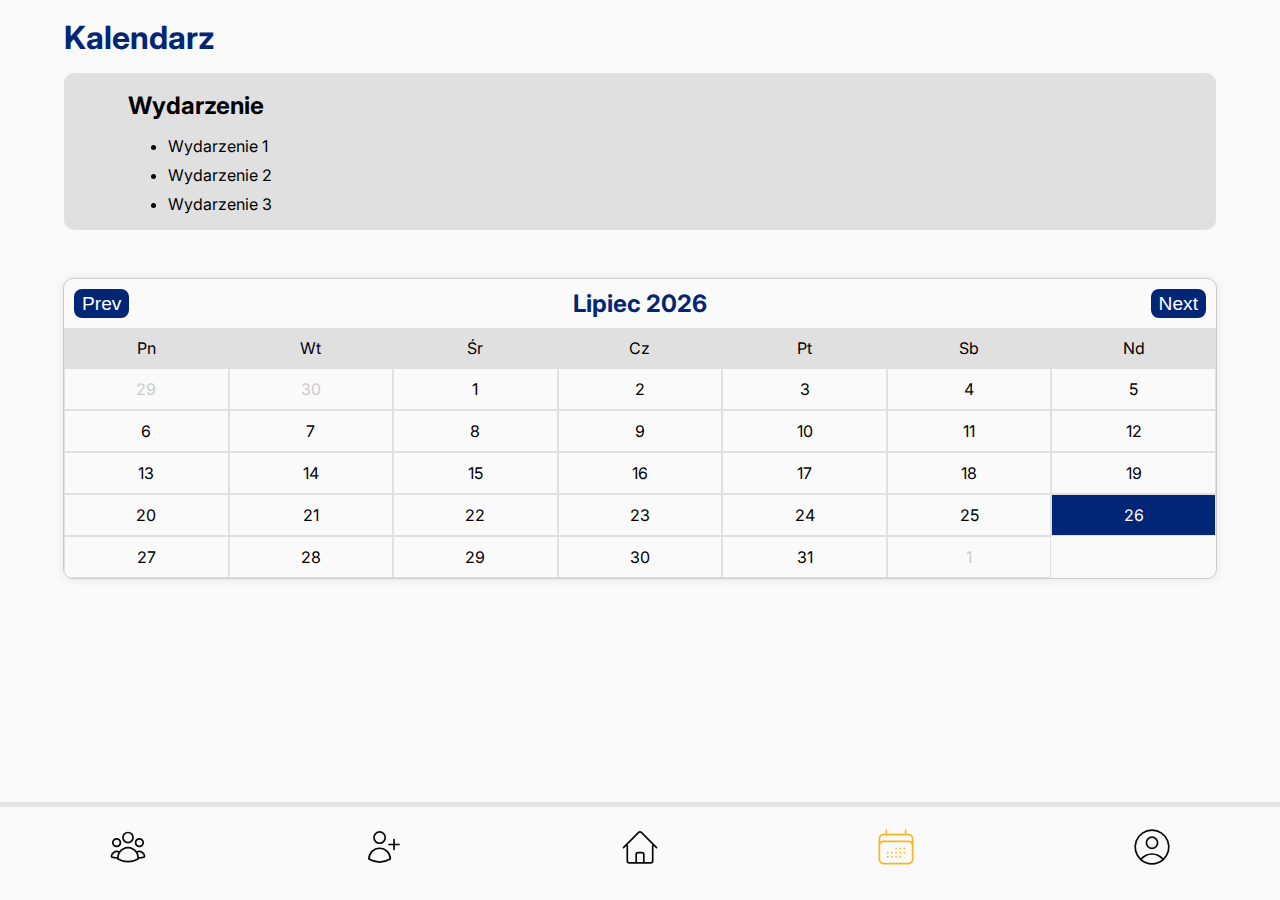
<file: kalendarz.html>
<!DOCTYPE html>
<html lang="en">
<head>
    <meta charset="UTF-8">
    <meta name="viewport" content="width=device-width, initial-scale=1.0">
    <link rel="stylesheet" href="styles/calendar.css">
    <script src="js/calendar.js" defer></script>
    <title>Fuszerka | kalendarz</title>
</head>
<body>
    <div class="container">
        <header>
            <h1>Kalendarz</h1>
        </header>
        <main>
            <div class="events">
                <h2>Wydarzenie</h2>
                <ul>
                    <li>Wydarzenie 1</li>
                    <li>Wydarzenie 2</li>
                    <li>Wydarzenie 3</li>
                </ul>
            </div>
            <div class="calendar">
                <div class="header">
                    <button id="prev">Prev</button>
                    <h2 id="month-year"></h2>
                    <button id="next">Next</button>
                </div>
                <div class="weekdays">
                    <div>Pn</div>
                    <div>Wt</div>
                    <div>Śr</div>
                    <div>Cz</div>
                    <div>Pt</div>
                    <div>Sb</div>
                    <div>Nd</div>
                </div>
                <div class="days" id="days"></div>
            </div>
        </div>
        </main>
    </div>
    <footer>
        <div class="nav-cont">
            <div class="pic-cont">
                <div class="img-cont">
                    <a href="szukaj_korepetytora.html"><img src="img/people.svg" alt="group" width="40px" height="40px"></a>
                </div>
                <div class="img-cont">
                    <a href="korepetycje.html"><img src="img/add.svg" alt="korepetycje" width="40px" height="40px"></a>
                </div>
                <div class="img-cont">
                    <a href="main.html"><img src="img/home.svg" alt="home" width="40px" height="40px"></a>
                </div>
                <div class="img-cont">
                    <a href="kalendarz.html"><img src="img/calendar_active.svg" alt="calendar" width="40px" height="40px"></a>
                </div>
                <div class="img-cont">
                    <a href="profil.html"><img src="img/profil.svg" alt="user" width="40px" height="40px"></a>
                </div>
            </div>
        </div>
    </footer>
</body>
</html>
</file>
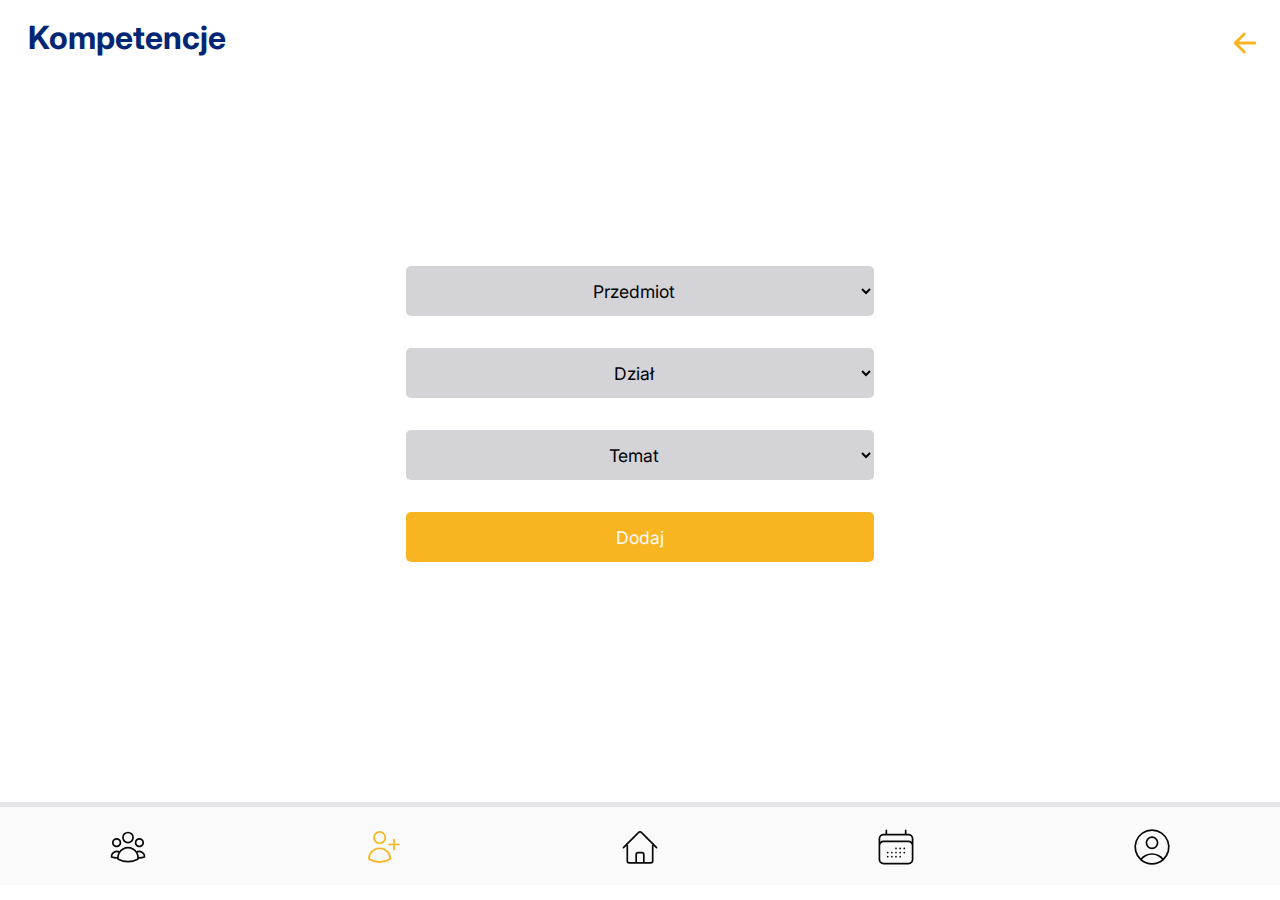
<file: kompetencje.html>
<!DOCTYPE html>
<html lang="en">
<head>
    <meta charset="UTF-8">
    <meta name="viewport" content="width=device-width, initial-scale=1.0">
    <title>Fuszerka | Kompetencje</title>
    <link rel="stylesheet" href="./styles/kompetencje.css">
</head>
<body>
    <div class="container">
        <header>
          <h1>Kompetencje</h1>
        </header>
        <div class="icon">
          <a href="korepetycje.html"><svg xmlns="http://www.w3.org/2000/svg" width="32" height="32" viewBox="0 0 512 512"><path fill="none" stroke="#f9b521" stroke-linecap="round" stroke-linejoin="round" stroke-width="48" d="M244 400L100 256l144-144M120 256h292"/></svg></a>
      </div>
      <main class="main-container">
        <form action="change_this.php" method="post" class="form-center">
          <select id="przedmiot">
            <option value="" selected>Przedmiot</option>
          <option value="">Matematyka</option>
          <option value="">Plastyka</option>
          <option value="">Historia</option>
      </select>
      </label>
      <label for="dzial">
          <select id="dzial">
            <option value="" selected>Dział</option>
          <option value="">Dział 1</option>
          <option value="">Dział 2</option>
          <option value="">Dział 3</option>
      </select>
      </label>
      <label for="temat">
      <select id="temat">
          <option value="" selected>Temat</option>
          <option value="">Pierwisatki</option>
          <option value="">Funckja Kwadratowa</option>
          <option value="">Twierdzenie Bezouta</option>
      </select>
      </label>
        <button class="button">Dodaj</button>
        </form>
      </main>
      <footer>
        <div class="nav-cont">
          <div class="pic-cont">
              <div class="img-cont">
                  <a href="szukaj_korepetytora.html"><img src="img/people.svg" alt="group" width="40px" height="40px"></a>
              </div>
              <div class="img-cont">
                  <a href="korepetycje.html"><img src="img/add_active.svg" alt="korepetycje" width="40px" height="40px"></a>
              </div>
              <div class="img-cont">
                  <a href="main.html"><img src="img/home.svg" alt="home" width="40px" height="40px"></a>
              </div>
              <div class="img-cont">
                  <a href="kalendarz.html"><img src="img/calendar.svg" alt="calendar" width="40px" height="40px"></a>
              </div>
              <div class="img-cont">
                  <a href="profil.html"><img src="img/profil.svg" alt="user" width="40px" height="40px"></a>
              </div>
          </div>
        </div>
      </footer>
    </div>
</body>
</html>
</file>
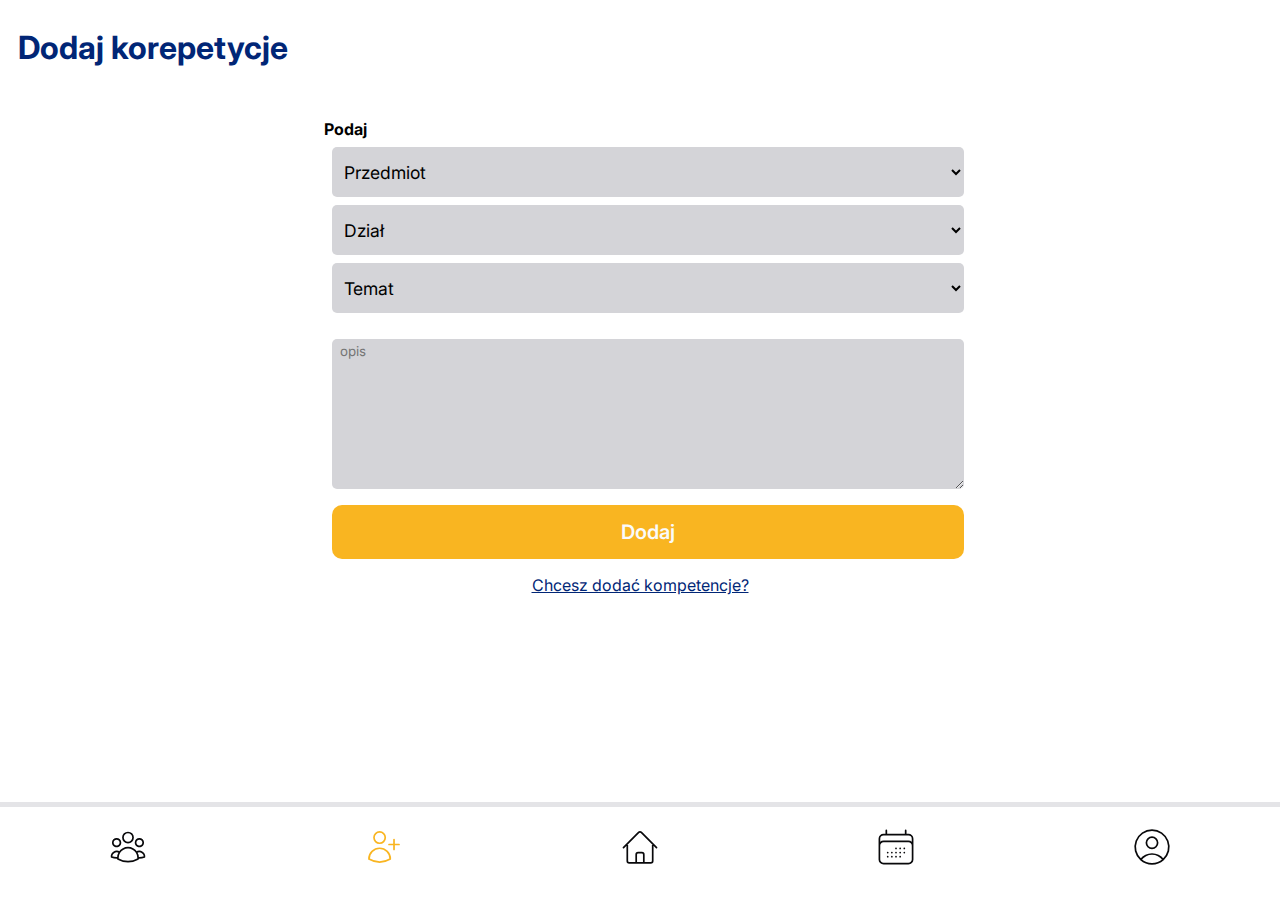
<file: korepetycje.html>
<!DOCTYPE html>
<html lang="en">
<head>
    <meta charset="UTF-8">
    <meta http-equiv="X-UA-Compatible" content="IE=edge">
    <meta name="viewport" content="width=device-width, initial-scale=1.0">
    <link rel="stylesheet" href="styles/korepetycje.css">
    <title>Fuszerka | Korepetycje</title>
</head>
<body>
    <div class="container">
        <header>
            <h1>
                Dodaj korepetycje
            </h1>
        </header>
        <div class="desc-cont">
            <form method="post" id="form">
                <label for="sub">Podaj
                    <select name="sub" id="sub1" class="sub" required>
                        <option value="przedmiot">Przedmiot</option>
                        <option value="Matematyka">Matematyka</option>
                    </select>
                    <select name="sub" id="sub2" class="sub" required>
                        <option value="przedmiot">Dział</option>
                        <option value="Matematyka">Matematyka</option>
                    </select>
                    <select name="sub" id="sub3" class="sub" required>
                        <option value="przedmiot">Temat</option>
                        <option value="Pierwisatki">Pierwisatki</option>
                        <option value="Funckja Kwadratowa">Funckja Kwadratowa</option>
                        <option value="Twierdzenie Bezouta">Twierdzenie Bezouta</option>
                    </select>
                </label>
                <textarea name="desc" id="desc" cols="30" rows="10" placeholder="opis"></textarea>
                <button class="add" type="submit">Dodaj</button>
                <a href="kompetencje.html">Chcesz dodać kompetencje?</a>
            </form>
        </div>
        <footer>
            <div class="nav-cont">
                <div class="pic-cont">
                    <div class="img-cont">
                        <a href="szukaj_korepetytora.html"><img src="img/people.svg" alt="group" width="40px" height="40px"></a>
                    </div>
                    <div class="img-cont">
                        <a href="korepetycje.html"><img src="img/add_active.svg" alt="korepetycje" width="40px" height="40px"></a>
                    </div>
                    <div class="img-cont">
                        <a href="main.html"><img src="img/home.svg" alt="home" width="40px" height="40px"></a>
                    </div>
                    <div class="img-cont">
                        <a href="kalendarz.html"><img src="img/calendar.svg" alt="calendar" width="40px" height="40px"></a>
                    </div>
                    <div class="img-cont">
                        <a href="profil.html"><img src="img/profil.svg" alt="user" width="40px" height="40px"></a>
                    </div>
                </div>
            </div>
        </footer>
    </div>
    <script>
        const form = document.querySelector('#form')
        form.addEventListener("submit", (e) => {
        e.preventDefault();
    
        const przedmiot = document.getElementById("sub1").value;
        const dzial = document.getElementById("sub2").value;
        const temat = document.getElementById("sub3").value;
        const desc = document.getElementById("desc").value;
    //moze zadziala pozniej
       fetch('https://korepetycjetesty.zsti.me/api/tutoring/createTutoringSession', {
      method: 'POST',
      headers: {
        'Content-Type': 'application/json',
        Authorization:`Bearer ${localStorage.getItem('token')} `
      },
      body: JSON.stringify({
        "subject_name": przedmiot,
        "section_name": dzial,
        "topic_name": temat,
        "about": desc
      })
    })
    .then(response => response.json())
    .then(data => {
         console.log(data);
    })
    .catch(error => {
        console.error(error)
    
    
    
    } );
    
    })
        </script>
</body>
</html>
</file>
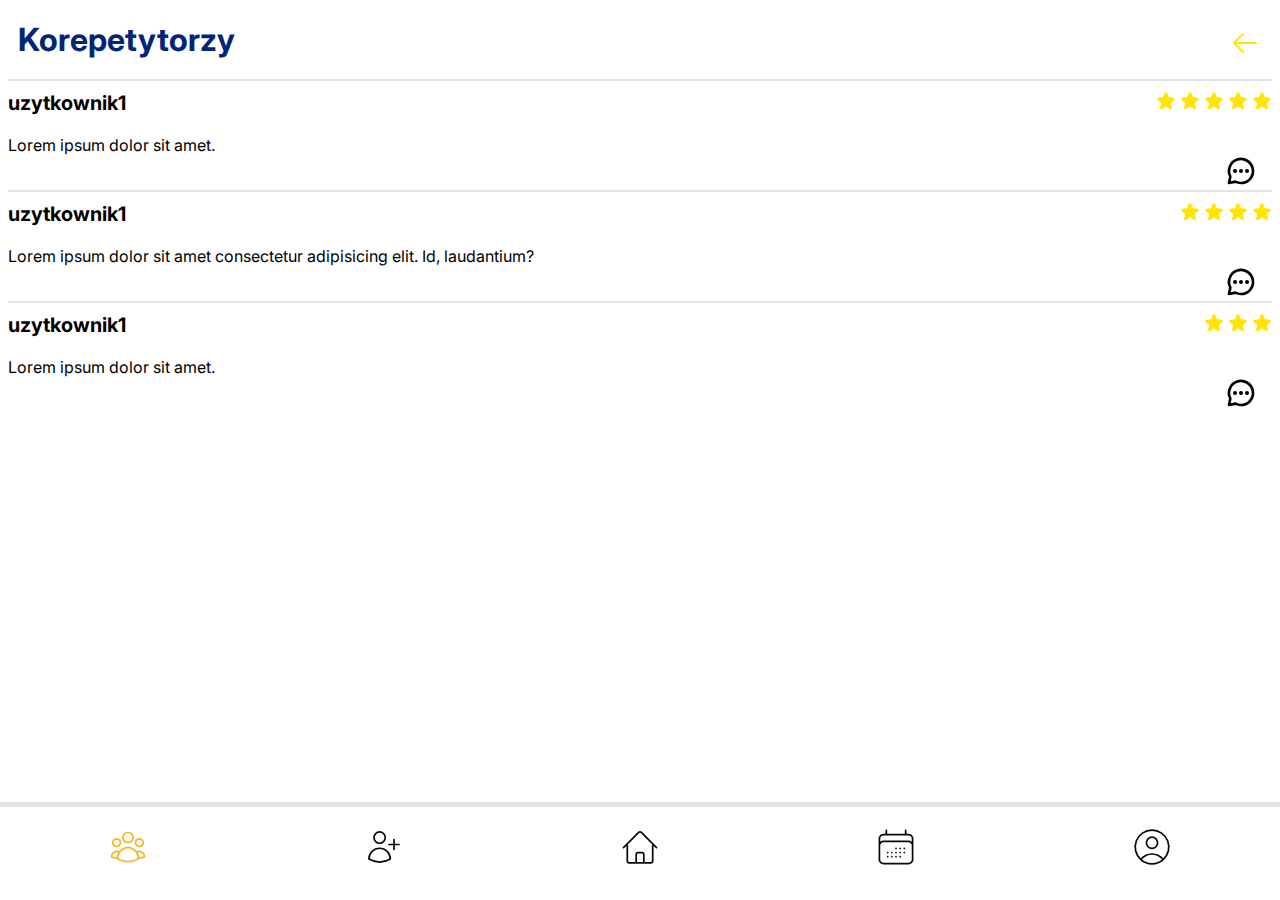
<file: korepetytorzy.html>
<!DOCTYPE html>
<html lang="en">
<head>
    <meta charset="UTF-8">
    <meta name="viewport" content="width=device-width, initial-scale=1.0">
    <link rel="stylesheet" href="styles/korepetytorzy.css">
    <title>Fuszerka | Korepetytorzy</title>
</head>
<body>
    <div class="container">
        <h1>Korepetytorzy</h1>
        <div class="arrow-cont"><a href="szukaj_korepetytora.html"><img src="img/arrow-left.svg" alt="arrow"></a></div>
        <div class="line"></div>
        <div class="user-cont">
            <div class="user-header">
            <h2 class="name">uzytkownik1</h2>
            <div class="stars-cont">
                <img src="img/star.svg" alt="star" width="20" height="20">
                <img src="img/star.svg" alt="star" width="20" height="20">
                <img src="img/star.svg" alt="star" width="20" height="20">
                <img src="img/star.svg" alt="star" width="20" height="20">
                <img src="img/star.svg" alt="star" width="20" height="20">
            </div>
            </div>
            <div class="about">
                <p class="desc">Lorem ipsum dolor sit amet.</p>
            </div>
            <div class="comment">
                <button><a href="opinie.html"><img src="img/comment.svg" alt="comment"></a></button>
            </div>
        </div>
        <div class="line"></div>
        <div class="user-cont">
            <div class="user-header">
            <h2 class="name">uzytkownik1</h2>
            <div class="stars-cont">
                <img src="img/star.svg" alt="star" width="20" height="20">
                <img src="img/star.svg" alt="star" width="20" height="20">
                <img src="img/star.svg" alt="star" width="20" height="20">
                <img src="img/star.svg" alt="star" width="20" height="20">
            </div>
            </div>
            <div class="about">
                <p class="desc">Lorem ipsum dolor sit amet consectetur adipisicing elit. Id, laudantium?</p>
            </div>
            <div class="comment">
                <button><a href="opinie.html"><img src="img/comment.svg" alt="comment"></a></button>
            </div>
        </div>
        <div class="line"></div>
        <div class="user-cont">
            <div class="user-header">
            <h2 class="name">uzytkownik1</h2>
            <div class="stars-cont">
                <img src="img/star.svg" alt="star" width="20" height="20">
                <img src="img/star.svg" alt="star" width="20" height="20">
                <img src="img/star.svg" alt="star" width="20" height="20">
            </div>
            </div>
            <div class="about">
                <p class="desc">Lorem ipsum dolor sit amet.</p>
            </div>
            <div class="comment">
                <button><a href="opinie.html"><img src="img/comment.svg" alt="comment"></a></button>
            </div>
        </div>
        <footer>
            <div class="nav-cont">
                <div class="pic-cont">
                    <div class="img-cont">
                        <a href="szukaj_korepetytora.html"><img src="img/people_active.svg" alt="group" width="40px" height="40px"></a>
                    </div>
                    <div class="img-cont">
                        <a href="korepetycje.html"><img src="img/add.svg" alt="korepetycje" width="40px" height="40px"></a>
                    </div>
                    <div class="img-cont">
                        <a href="main.html"><img src="img/home.svg" alt="home" width="40px" height="40px"></a>
                    </div>
                    <div class="img-cont">
                        <a href="kalendarz.html"><img src="img/calendar.svg" alt="calendar" width="40px" height="40px"></a>
                    </div>
                    <div class="img-cont">
                        <a href="profil.html"><img src="img/profil.svg" alt="user" width="40px" height="40px"></a>
                    </div>
                </div>
            </div>
        </footer>
    </div>
</body>
</html>
</file>
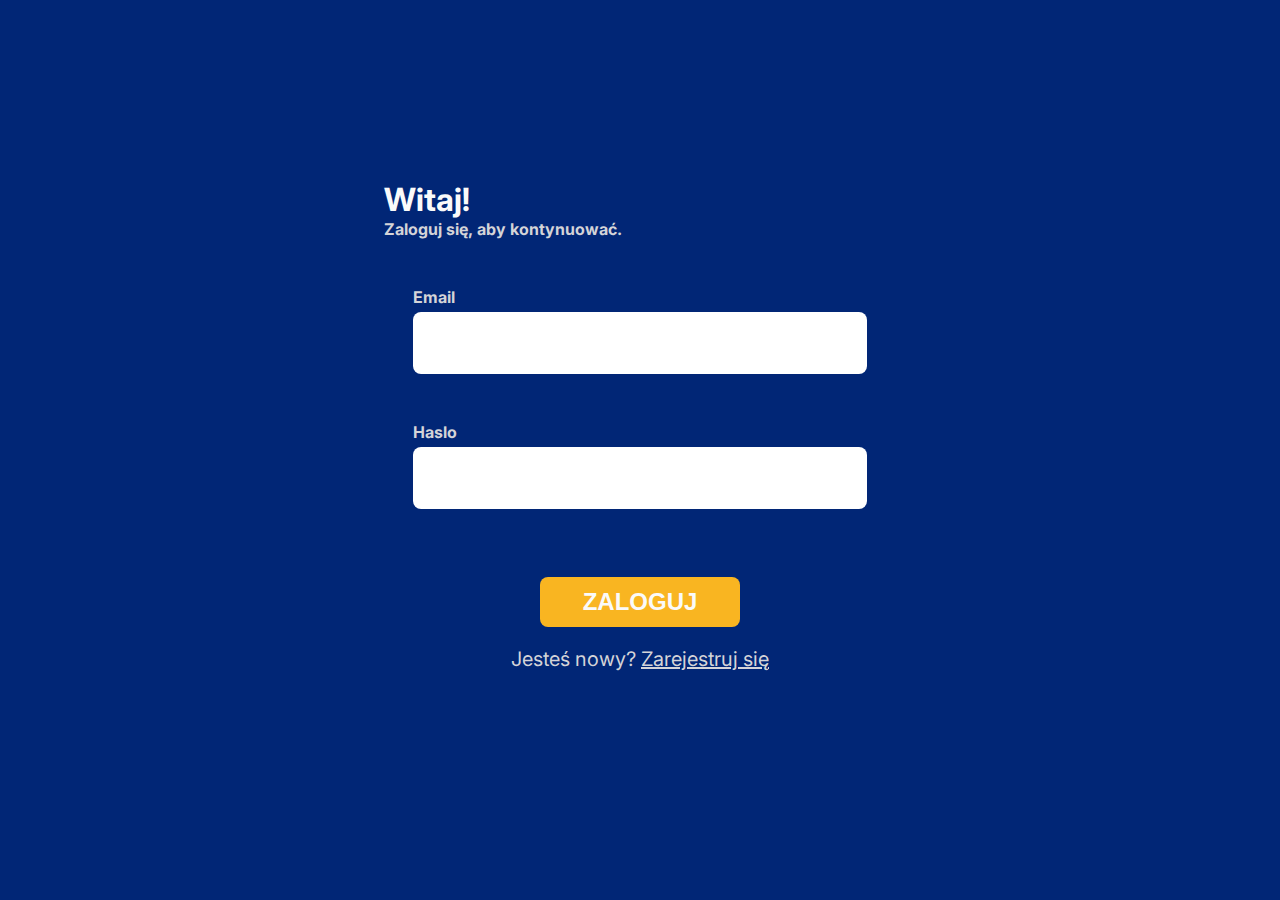
<file: login.html>
<!DOCTYPE html>
<html lang="en">
<head>
    <meta charset="UTF-8">
    <meta name="viewport" content="width=device-width, initial-scale=1.0">
    <link rel="stylesheet" href="styles/login.css">
    <title>Fuszerka | rejestracja</title>
</head>
<body>
    <div class="container">
        <header>
            <h1>Witaj!</h1>
            <div class="info">
                <p class="desc">Zaloguj się, aby kontynuować.</p>
            </div>
        </header>
        
        <div class="form-cont">
        <form id="loginForm">
            <div class="label-cont">
            <label for="Email">Email</label>
            <input type="email" name="email" id="email">
            </div>
            <div class="label-cont">
            <label for="Haslo">Haslo</label>
            <input type="password" name="password" id="password">
            </div>
            <div class="submit-cont">
                <button class="submit" type="submit">
                    <a href="main.html">ZALOGUJ</a>
                </button>
            </div>
        </form>
        </div>
        <div class="have-cont">
            <p class="have">Jesteś nowy? <a href="register.html" class="log-btn">Zarejestruj się</a></p>
        </div>
    </div>
    <script>
        const form = document.getElementById("loginForm");
        form.addEventListener("submit", (e) => {
            e.preventDefault();
        
            const emailValue = document.getElementById("email").value;
            const passwordValue = document.getElementById("password").value;
        
           fetch('https://korepetycjetesty.zsti.me/api/user/login', {
          method: 'POST',
          headers: {
            'Content-Type': 'application/json'
            
          },
          body: JSON.stringify({
            email: emailValue,
            password: passwordValue,
          })
        })
        .then(response => response.json())
        .then(data => {
             localStorage.setItem("token", data.token)
             if(data.token){window.location.href = "main.html"}      ;
        })
        .catch(error => {
            console.error(error)
            errorP = document.createElement("p")
            errorP.innerHTML = "Nieprawidłowe dane logowania"
            form.appendChild(errorP)
        
        } );
        
        })
        
        </script>
</body>
</html>
</file>
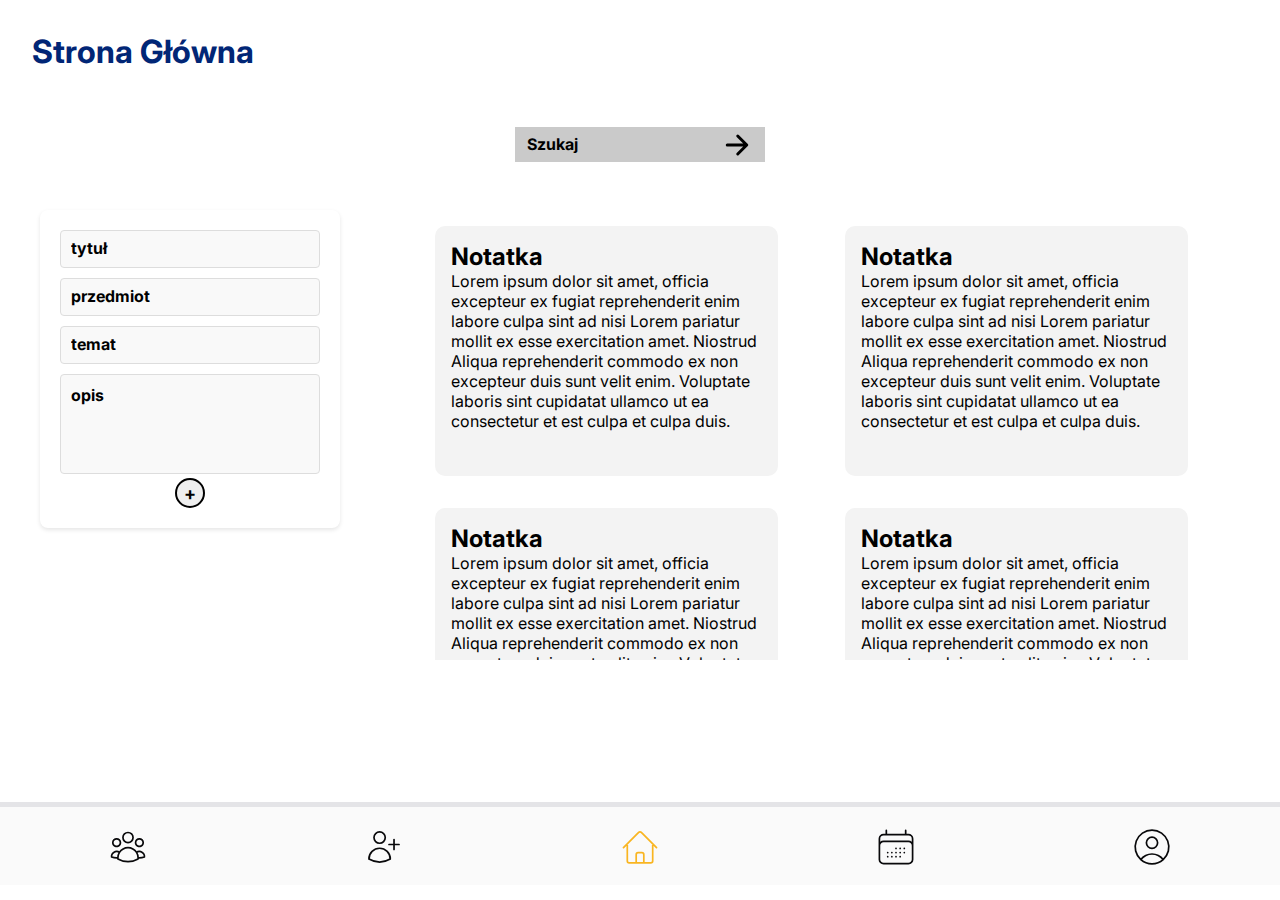
<file: main.html>
<!DOCTYPE html>
<html lang="en">
<head>
    <meta charset="UTF-8">
    <meta name="viewport" content="width=device-width, initial-scale=1.0">
    <title>Fuszerka | Główna/Notatki</title>
    <link rel="stylesheet" href="./styles/notatki.css">
</head>
<body>
    <div class="container">
      <div class="header">
        <header><h1>Strona Główna</h1></header>
      </div>
      <div class="area">
            <label for="search" class="search">
              <input type="text" name="search" id="search" placeholder="Szukaj">
              <svg xmlns="http://www.w3.org/2000/svg" width="32" height="32" viewBox="0 0 512 512"><path fill="none" stroke="#000" stroke-linecap="round" stroke-linejoin="round" stroke-width="48" d="M244 400L100 256l144-144M120 256h292"/></svg>
            </label>
          </div>
      <main class="main-container">
          <div class="form-container">
            <form action="" id="form">
              <label class="form-group">
                  <input type="text" placeholder="tytuł" id="tytul" required>
              </label>
              <label class="form-group">
                  <input type="text" placeholder="przedmiot" id="przedmiot" required>
              </label>
              <label class="form-group">
                  <input type="text" placeholder="temat" id="temat" required>
              </label>
              <label class="form-group">
                  <textarea placeholder="opis" id="opis"></textarea>
              </label>
              <button><div class="add-button"></div></button>
            </div>
          </form>
          <div class="articles">
            <article class="article">
              <header>
                <h2>
                  Notatka
                </h2>
              </header>
              <p>Lorem ipsum dolor sit amet, officia excepteur ex fugiat reprehenderit enim labore culpa sint ad nisi Lorem pariatur mollit ex esse exercitation amet. Niostrud Aliqua reprehenderit commodo ex non excepteur duis sunt velit enim. Voluptate laboris sint cupidatat ullamco ut ea consectetur et est culpa et culpa duis. </p>
            </article>  
            <article class="article">
              <header>
                <h2>
                  Notatka
                </h2>
              </header>
              <p>Lorem ipsum dolor sit amet, officia excepteur ex fugiat reprehenderit enim labore culpa sint ad nisi Lorem pariatur mollit ex esse exercitation amet. Niostrud Aliqua reprehenderit commodo ex non excepteur duis sunt velit enim. Voluptate laboris sint cupidatat ullamco ut ea consectetur et est culpa et culpa duis. </p>
            </article>
            <article class="article">
              <header>
                <h2>
                  Notatka
                </h2>
              </header>
              <p>Lorem ipsum dolor sit amet, officia excepteur ex fugiat reprehenderit enim labore culpa sint ad nisi Lorem pariatur mollit ex esse exercitation amet. Niostrud Aliqua reprehenderit commodo ex non excepteur duis sunt velit enim. Voluptate laboris sint cupidatat ullamco ut ea consectetur et est culpa et culpa duis. </p>
            </article>
            <article class="article">
              <header>
                <h2>
                  Notatka
                </h2>
              </header>
              <p>Lorem ipsum dolor sit amet, officia excepteur ex fugiat reprehenderit enim labore culpa sint ad nisi Lorem pariatur mollit ex esse exercitation amet. Niostrud Aliqua reprehenderit commodo ex non excepteur duis sunt velit enim. Voluptate laboris sint cupidatat ullamco ut ea consectetur et est culpa et culpa duis. </p>
            </article>
        </div>
      </main>
      <footer>
        <div class="nav-cont">
          <div class="pic-cont">
              <div class="img-cont">
                  <a href="szukaj_korepetytora.html"><img src="img/people.svg" alt="group" width="40px" height="40px"></a>
              </div>
              <div class="img-cont">
                  <a href="korepetycje.html"><img src="img/add.svg" alt="korepetycje" width="40px" height="40px"></a>
              </div>
              <div class="img-cont">
                  <a href="main.html"><img src="img/home_active.svg" alt="home" width="40px" height="40px"></a>
              </div>
              <div class="img-cont">
                  <a href="kalendarz.html"><img src="img/calendar.svg" alt="calendar" width="40px" height="40px"></a>
              </div>
              <div class="img-cont">
                  <a href="profil.html"><img src="img/profil.svg" alt="user" width="40px" height="40px"></a>
              </div>
          </div>
        </div>
      </footer>
    </div>
    <script>
      const iconHamburger = document.getElementById("a");
      const icon = document.getElementById("icon2");
      const form = document.querySelector('#form')
      const addButton  = document.getElementById('add-button')
      const tytulInput = document.getElementById('tytul')
      const przedmiotInput = document.getElementById('przedmiot')
      const tematInput = document.getElementById('temat')
      const opisInput = document.getElementById('opis')
      
      form.addEventListener("submit", (e) => {

e.preventDefault()
const tytul = tytulInput.value
const przedmiot = przedmiotInput.value
const temat = tematInput.value 
const opis = opisInput.value

fetch('https://korepetycjetesty.zsti.me/api/note/createNote', {
  method: 'POST',
  headers: {
    'Content-Type': 'application/json',
    Authorization:`Bearer ${localStorage.getItem('token')} `
},
  body: JSON.stringify({
    "noteTitle": tytul,
    "noteText": opis,
    "subjectName": przedmiot,
    "topicName": temat

})
})
.then(response => response.json())
.then(data =>{
  console.log(data)
})
.catch(error => {
 console.error(error)
} );
})
   </script>
</body>
</html>
</file>
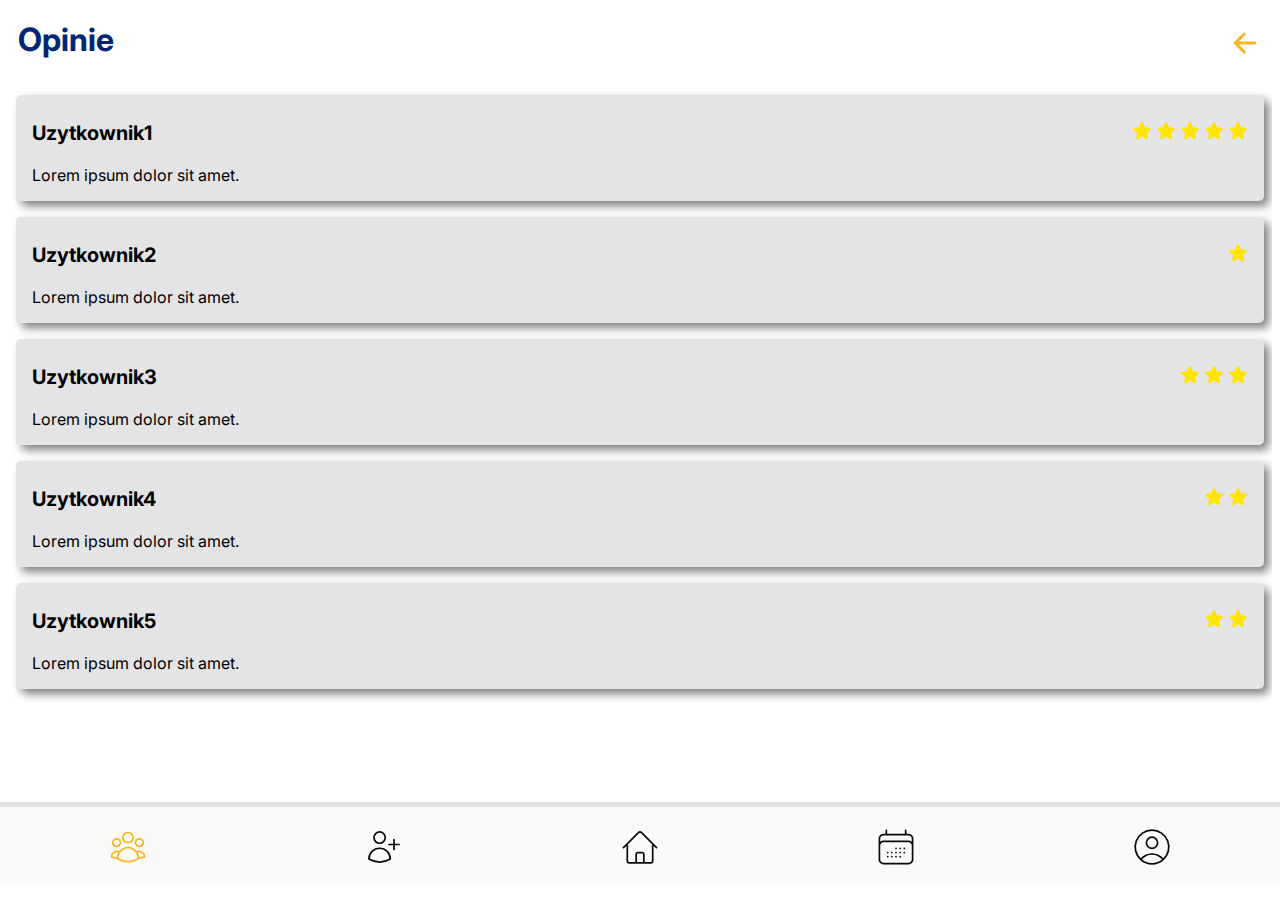
<file: opinie.html>
<!DOCTYPE html>
<html lang="en">

<head>
    <meta charset="UTF-8">
    <meta http-equiv="X-UA-Compatible" content="IE=edge">
    <meta name="viewport" content="width=3e, initial-scale=1.0">
    <title>Opinie</title>
    <link rel="shortcut icon" href="favicon.ico" type="image/x-icon">
    <link rel="stylesheet" href="styles/opinie.css">
</head>
<body>
    <div class="container">
        <header>
            <h1>
                Opinie
            </h1>
        </header>
        <div class="icon">
            <a href="korepetytorzy.html"><svg xmlns="http://www.w3.org/2000/svg" width="32" height="32" viewBox="0 0 512 512"><path fill="none" stroke="#f9b521" stroke-linecap="round" stroke-linejoin="round" stroke-width="48" d="M244 400L100 256l144-144M120 256h292"/></svg></a>
        </div>
        <main>
            <div class="user-cont">
                <div class="user-header">
                <h2 class="name">Uzytkownik1</h2>
                <div class="stars-cont">
                    <img src="img/star.svg" alt="star" width="20" height="20">
                    <img src="img/star.svg" alt="star" width="20" height="20">
                    <img src="img/star.svg" alt="star" width="20" height="20">
                    <img src="img/star.svg" alt="star" width="20" height="20">
                    <img src="img/star.svg" alt="star" width="20" height="20">
                </div>
                </div>
                <div class="about">
                    <p class="desc">Lorem ipsum dolor sit amet.</p>
                </div>
            </div>
            <div class="user-cont">
                <div class="user-header">
                <h2 class="name">Uzytkownik2</h2>
                <div class="stars-cont">
                    <img src="img/star.svg" alt="star" width="20" height="20">
                </div>
                </div>
                <div class="about">
                    <p class="desc">Lorem ipsum dolor sit amet.</p>
                </div>
            </div>
            <div class="user-cont">
                <div class="user-header">
                <h2 class="name">Uzytkownik3</h2>
                <div class="stars-cont">
                    <img src="img/star.svg" alt="star" width="20" height="20">
                    <img src="img/star.svg" alt="star" width="20" height="20">
                    <img src="img/star.svg" alt="star" width="20" height="20">
                </div>
                </div>
                <div class="about">
                    <p class="desc">Lorem ipsum dolor sit amet.</p>
                </div>
            </div>
            <div class="user-cont">
                <div class="user-header">
                <h2 class="name">Uzytkownik4</h2>
                <div class="stars-cont">
                    <img src="img/star.svg" alt="star" width="20" height="20">
                    <img src="img/star.svg" alt="star" width="20" height="20">
                </div>
                </div>
                <div class="about">
                    <p class="desc">Lorem ipsum dolor sit amet.</p>
                </div>
            </div>
            <div class="user-cont">
                <div class="user-header">
                <h2 class="name">Uzytkownik5</h2>
                <div class="stars-cont">
                    <img src="img/star.svg" alt="star" width="20" height="20">
                    <img src="img/star.svg" alt="star" width="20" height="20">
                </div>
                </div>
                <div class="about">
                    <p class="desc">Lorem ipsum dolor sit amet.</p>
                </div>
            </div>
        </main>
    </div>
    <footer>
        <div class="nav-cont">
          <div class="pic-cont">
              <div class="img-cont">
                  <a href="szukaj_korepetytora.html"><img src="img/people_active.svg" alt="group" width="40px" height="40px"></a>
              </div>
              <div class="img-cont">
                  <a href="korepetycje.html"><img src="img/add.svg" alt="korepetycje" width="40px" height="40px"></a>
              </div>
              <div class="img-cont">
                  <a href="main.html"><img src="img/home.svg" alt="home" width="40px" height="40px"></a>
              </div>
              <div class="img-cont">
                  <a href="kalendarz.html"><img src="img/calendar.svg" alt="calendar" width="40px" height="40px"></a>
              </div>
              <div class="img-cont">
                  <a href="profil.html"><img src="img/profil.svg" alt="user" width="40px" height="40px"></a>
              </div>
          </div>
        </div>
        <script>
            fetch('https://korepetycjetesty.zsti.me/api/opinion/getOpinionsByReviewedEmail', {
     method: 'POST',
     headers: {
       'Content-Type': 'application/json',
        Authorization:`Bearer ${localStorage.getItem('token')} `
     },
     body: JSON.stringify({
        "email":localStorage.getItem('email')  
     })
   })
   .then(response => response.json())
   .then(data => {
     console.log(data)
  
   })
   .catch(error => {
       console.error(error)
      
   
      
   } );
      </script>
      </footer>
</body>
</html>
</file>
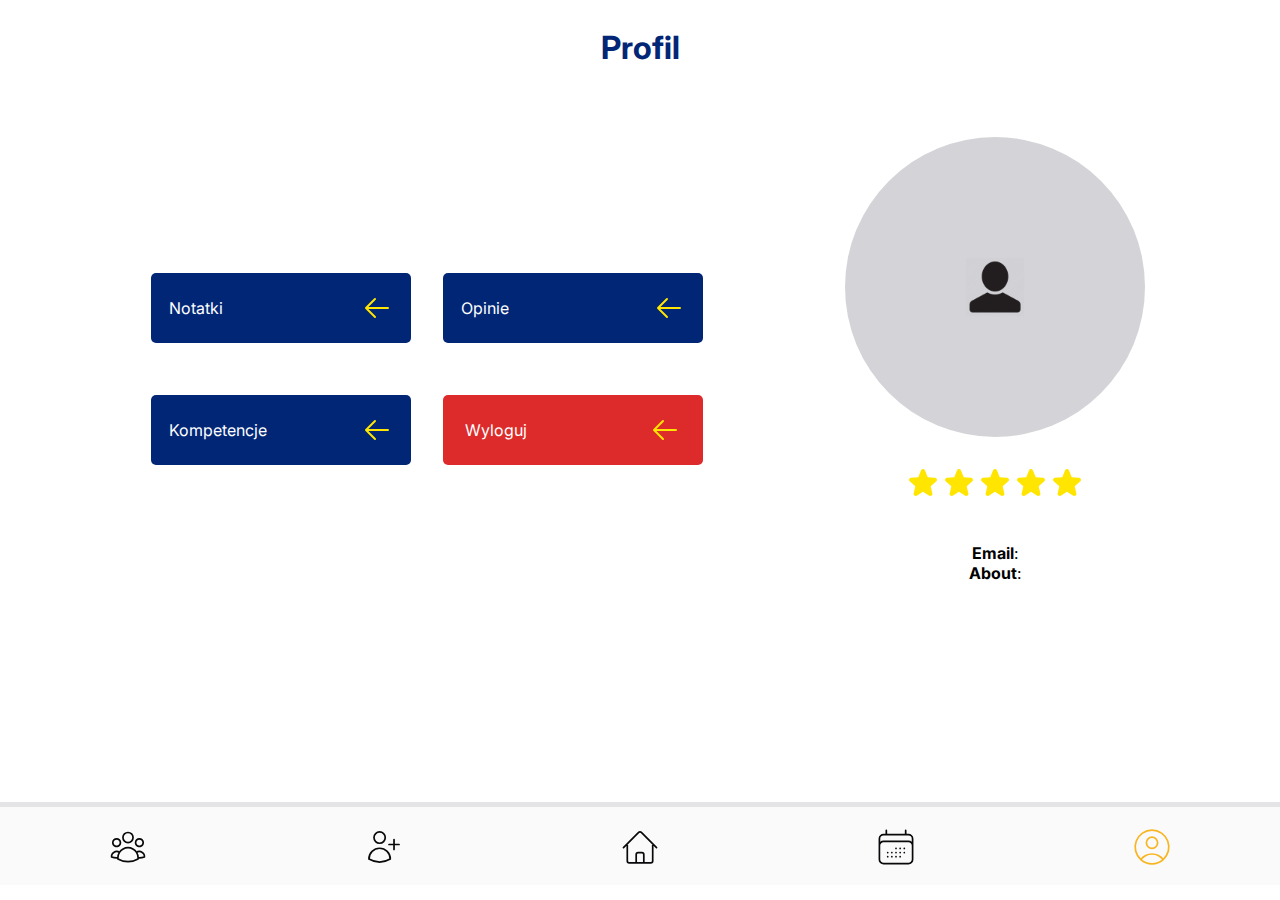
<file: profil.html>
<!DOCTYPE html>
<html lang="en">
<head>
    <meta charset="UTF-8">
    <meta name="viewport" content="width=device-width, initial-scale=1.0">
    <link rel="stylesheet" href="styles/profil.css">
    <title>Fuszerka | Profil</title>
</head>
<body>
    <div class="container">
        <header>
            <h1>Profil</h1>
        </header>
        <div class="middle-cont">
            <section class="info-cont">
                <div class="profile-cont">
                    <img src="img/coś.png" alt="profile picture" height="60" width="60">
                </div>
                <div class="stars-cont">
                    <img src="img/star.svg" alt="star">
                    <img src="img/star.svg" alt="star">
                    <img src="img/star.svg" alt="star">
                    <img src="img/star.svg" alt="star">
                    <img src="img/star.svg" alt="star">
                </div>
                <div class="desc-cont">
                    <div class="mail"><p id="emailDisplay"><b>Email</b>: </p></div>
                    <div class="git"><p id="aboutDisplay"><b>About</b>: </p></div>
                </div>
            </section>
            <section class="buttons">
                <div class="line1">
                <div class="notatki">
                    <a href="">Notatki</a>
                    <img src="img/arrow-left.svg" alt="right_arrow">
                </div>
                <div class="opinie">
                    <a href="">Opinie</a>
                    <img src="img/arrow-left.svg" alt="right_arrow">
                </div>
                </div>
                <div class="line2">
                <div class="kompetencje">
                    <a href="">Kompetencje</a>
                    <img src="img/arrow-left.svg" alt="right_arrow">
                </div>
                <div class="log-out" id="log-out">
                    <a >Wyloguj</a>
                    <img src="img/arrow-left.svg" alt="right_arrow">
                </div>
                </div>
            </section>
        </div>
        <footer>
            <div class="nav-cont">
                <div class="pic-cont">
                    <div class="img-cont">
                        <a href="szukaj_korepetytora.html"><img src="img/people.svg" alt="group" width="40px" height="40px"></a>
                    </div>
                    <div class="img-cont">
                        <a href="korepetycje.html"><img src="img/add.svg" alt="korepetycje"" width="40px" height="40px"></a>
                    </div>
                    <div class="img-cont">
                        <a href="main.html"><img src="img/home.svg" alt="home" width="40px" height="40px"></a>
                    </div>
                    <div class="img-cont">
                        <a href="kalendarz.html"><img src="img/calendar.svg" alt="calendar" width="40px" height="40px"></a>
                    </div>
                    <div class="img-cont">
                        <a href="profil.html"><img src="img/profil_active.svg" alt="user" width="40px" height="40px"></a>
                    </div>
                </div>
            </div>
        </footer>
    </div>
    <script>
        const logOutButton = document.querySelector('#log-out')
        const emailDisplay = document.querySelector('#emailDisplay')
        const aboutDisplay = document.querySelector('#aboutDisplay')
        fetch('https://korepetycjetesty.zsti.me/api/user/getDataFromToken', {
   method: 'POST',
   headers: {
     'Content-Type': 'application/json',
      Authorization:`Bearer ${localStorage.getItem('token')} `
   },
   body: JSON.stringify({
        
   })
 })
 .then(response => response.json())
 .then(data => {
   console.log(data)
   email = data.email
   about = data.about
    emailDisplay.innerHTML = `<b>Email</b>: ${email}` 
    aboutDisplay.innerHTML = `<b>About</b>: ${about}`
    localStorage.setItem('email', email)

 })
 .catch(error => {
     console.error(error)
 } );
    logOutButton.addEventListener("click",(e)=>{
        fetch('https://korepetycjetesty.zsti.me/api/user/logout', {
   method: 'POST',
   headers: {
     'Content-Type': 'application/json',
      
   },
   body: JSON.stringify({
        "token":localStorage.getItem('token')
   })
 })
 .then(response => response.json())
 .then(data => {
   console.log(data)
   localStorage.clear()
   if(data){window.location.href = "login.html"} 

 })
 .catch(error => {
     console.error(error)
 } );
    })  

     </script>
</body>
</html>
</file>
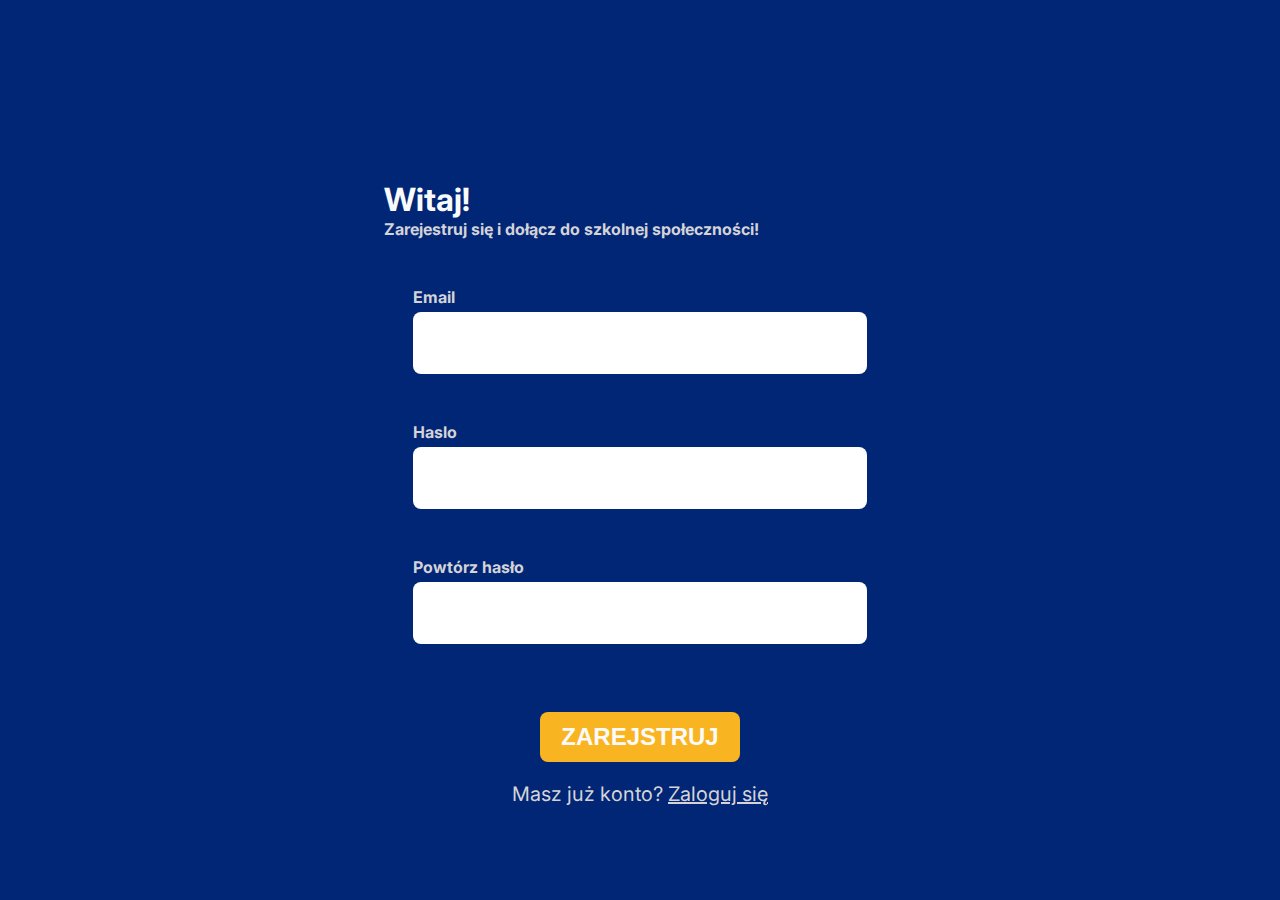
<file: register.html>
<!DOCTYPE html>
<html lang="en">
<head>
    <meta charset="UTF-8">
    <meta name="viewport" content="width=device-width, initial-scale=1.0">
    <link rel="stylesheet" href="styles/login.css">
    <title>Fuszerka | rejestracja</title>
</head>
<body>
    <div class="container">
        <header>
            <h1>Witaj!</h1>
            <div class="info">
                <p class="desc">Zarejestruj się i dołącz do szkolnej społeczności!</p>
            </div>
        </header>
        
        <div class="form-cont">
        <form id="registerForm">
            <div class="label-cont">
            <label for="Email">Email</label>
            <input type="email" name="email" id="email">
            </div>
            <div class="label-cont">
            <label for="Haslo">Haslo</label>
            <input type="password" name="password" id="password">
            </div>
            <div class="label-cont">
            <label for="repeat">Powtórz hasło</label>
            <input type="password" name="repeat" id="repeat">
            </div>
            <div class="submit-cont">
                <button class="submit" type="submit">
                    <a href="login.html">ZAREJSTRUJ</a>
                </button>
            </div>
        </form>
        </div>
        <div class="have-cont">
            <p class="have">Masz już konto? <a href="login.html" class="log-btn">Zaloguj się</a></p>
        </div>
    </div>
    <script>
        const form = document.getElementById("registerForm");
        form.addEventListener("submit", (e) => {
            e.preventDefault();
        
            const emailValue = document.getElementById("email").value;
            const passwordValue = document.getElementById("password").value;
        
           fetch('https://korepetycjetesty.zsti.me/api/user/register', {
          method: 'POST',
          headers: {
            'Content-Type': 'application/json'
          },
          body: JSON.stringify({
            email: emailValue,
            password: passwordValue,
            first_name: null,
            last_name: null,
            nick: null,
            about: null,
            class: null,
            isTutor: false
          })
        })
        .then(response => response.json())
        .then(data => console.log(data))
        .catch(error => console.error(error));
        })
        </script>
</body>
</html>
</file>
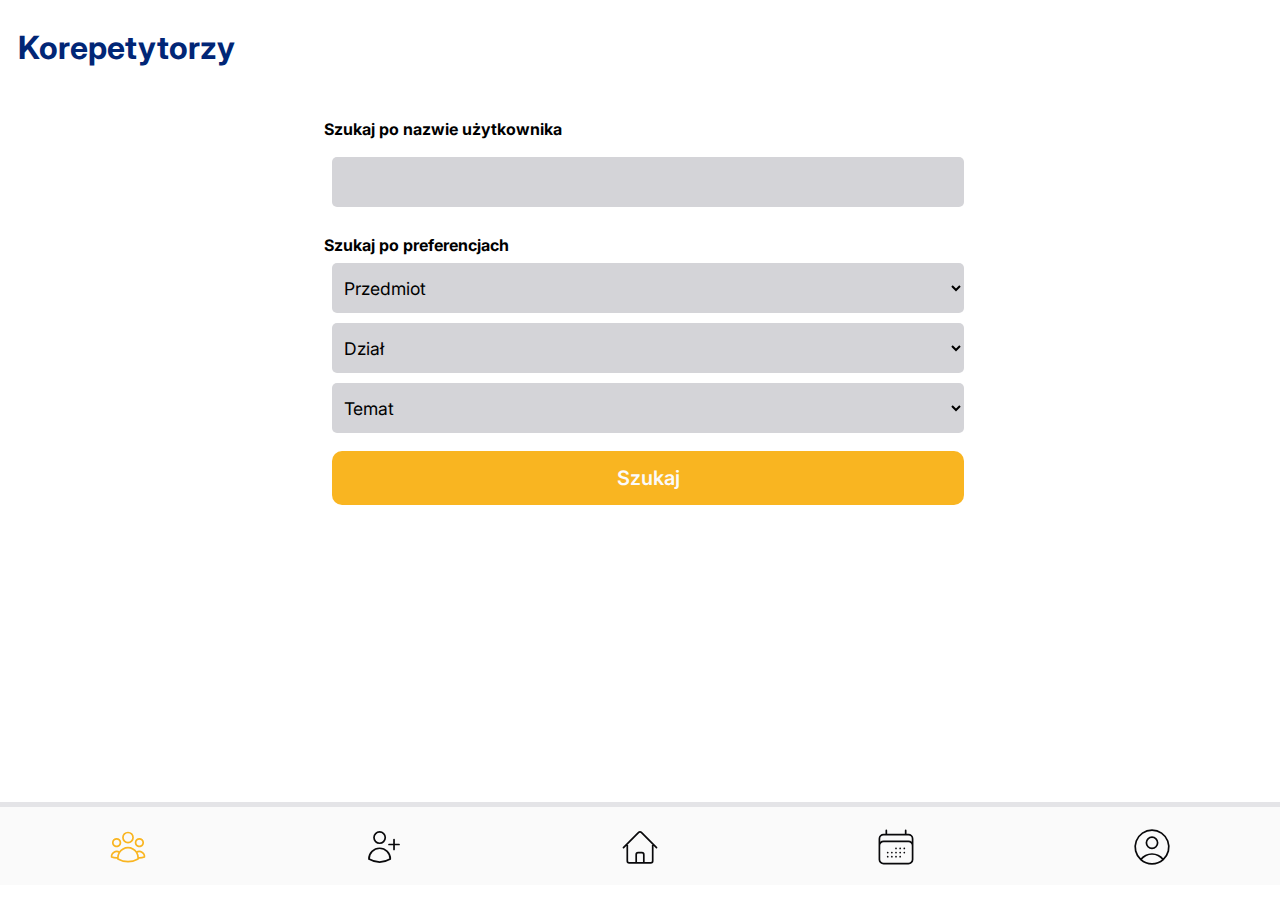
<file: szukaj_korepetytora.html>
<!DOCTYPE html>
<html lang="en">
<head>
    <meta charset="UTF-8">
    <meta name="viewport" content="width=device-width, initial-scale=1.0">
    <link rel="stylesheet" href="styles/szukaj.css">
    <title>Document</title>
</head>
<body>
    <div class="container">
        <h1>Korepetytorzy</h1>
        <div class="formularz">
            <form>
                <div class="section">
                    <label for="username">Szukaj po nazwie użytkownika</label>
                    <input type="text" id="username" placeholder="">
                </div>
                <div class="section">
                        <label for="przedmiot">Szukaj po preferencjach
                        <select id="przedmiot">
                              <option value="" selected>Przedmiot</option>
                            <option value="">Matematyka</option>
                            <option value="">Plastyka</option>
                            <option value="">Historia</option>
                        </select>
                        </label>
                        <label for="dzial">
                            <select id="dzial">
                              <option value="" selected>Dział</option>
                            <option value="">Dział 1</option>
                            <option value="">Dział 2</option>
                            <option value="">Dział 3</option>
                        </select>
                        </label>
                        <label for="temat">
                        <select id="temat">
                              <option value="" selected>Temat</option>
                            <option value="">Pierwisatki</option>
                            <option value="">Funckja Kwadratowa</option>
                            <option value="">Twierdzenie Bezouta</option>
                        </select>
                        </label>
                <button class="button"><a href="korepetytorzy.html">Szukaj</a></button>
            </form>
        </div>
    </div>
        <footer>
            <div class="nav-cont">
                <div class="pic-cont">
                    <div class="img-cont">
                        <a href="korepetytorzy.html"><img src="img/people_active.svg" alt="group" width="40px" height="40px"></a>
                    </div>
                    <div class="img-cont">
                        <a href="korepetycje.html"><img src="img/add.svg" alt="korepetycje" width="40px" height="40px"></a>
                    </div>
                    <div class="img-cont">
                        <a href="main.html"><img src="img/home.svg" alt="home" width="40px" height="40px"></a>
                    </div>
                    <div class="img-cont">
                        <a href="kalendarz.html"><img src="img/calendar.svg" alt="calendar" width="40px" height="40px"></a>
                    </div>
                    <div class="img-cont">
                        <a href="profil.html"><img src="img/profil.svg" alt="user" width="40px" height="40px"></a>
                    </div>
                </div>
            </div>
        </footer>
</body>
</html>
</file>
<file: styles/calendar.css>
@import url("https://fonts.googleapis.com/css2?family=Inter:wght@100..900&display=swap");

:root {
    --bg-color: #fafafa;
    --main-tekst: #012676;
    --u-grey: #e0e0e0;
    --nav-bar: #E4E4E7;
}

body {
    background: var(--bg-color);
    font-family: "Inter", sans-serif;
    margin: 0;
    padding: 0;
    box-sizing: border-box;
}

.nav-cont {
    position: fixed;
    top: 92%;
    left: 0;
    margin-top: -2%;
    width: 100%;
    background-color: var(--);
    padding-bottom: 0.25rem;
}

.pic-cont {
    border-top: 5px solid var(--nav-bar);
    padding-top: 10px;
    display: flex;
    align-items: center;
    justify-content: center;
}

.img-cont {
    padding: 10px 20px;
    margin: auto;
}

h1{
    color: var(--main-tekst);
    font-size: 32px;
    margin: 2vh 0 0 5vw;
}

main{
    display: flex;
    flex-wrap: wrap;
    justify-content: center;
}

.events{
    width: 100%;
    max-width: 90%;
    background-color: var(--u-grey);
    border-radius: 10px;
    margin: 1rem 0 3rem 0;
}

.events h2{
    margin: 2vh 0 0 5vw;
}

.events li{
    margin: 1vh 0 0 5vw;
}

.calendar {
    width: 100%;
    max-width: 90%;
    border: 1px solid #ccc;
    border-radius: 10px;
    box-shadow: 0 0 10px rgba(0, 0, 0, 0.1);
    overflow: hidden;
}

.header{
    display: flex;
    justify-content: space-between;
    padding: 10px;
}

.header h2 {
    color: var(--main-tekst);
    margin: 0;
    font-size: 1.5rem;
}

.header button {
    background: none;
    border: none;
    background-color: var(--main-tekst);
    color: #fff;
    font-size: 1.2rem;
    cursor: pointer;
    border-radius: 0.5rem;
    padding: 0.2rem 0.5rem;
}

.weekdays, .days {
    display: flex;
    flex-wrap: wrap;
}

.weekdays div, .days div {
    width: calc(100% / 7);
    text-align: center;
    padding: 10px 0;
    box-sizing: border-box;
}

.weekdays {
    background-color: var(--u-grey);
}

.days div {
    border: 1px solid var(--u-grey);
}

.today {
    background-color: var(--main-tekst);
    color: #fff;
}

.prev-date, .next-date {
    color: #ccc;
}
</file>
<file: styles/kompetencje.css>
@import url('https://fonts.googleapis.com/css2?family=Inter:wght@100..900&display=swap');

:root {
    --main-tekst: #012676;
    --main-background: #fafafa;
    --sec-tekst: #D4D4D8;
    --btn: #F9B521;
    --nav-bar: #E4E4E7;
}

body * {
  font-family: "Inter", sans-serif;
  box-sizing: border-box;
  padding: 0;
  margin: 0;
}

.icon {
  position: fixed;
  left: 96%;
  top: 3%;
}

.nav-cont {
  position: fixed;
  top: 92%;
  left: 0;
  margin-top: -2%;
  width: 100%;
  background-color: var(--main-background);
  padding-bottom: 0.25rem;
}

.pic-cont {
    border-top: 5px solid var(--nav-bar);
    padding-top: 10px;
    display: flex;
    align-items: center;
    justify-content: center;
}

.img-cont {
    padding: 10px 20px;
    margin: auto;
}

h1 {
  color: var(--main-tekst);
  font-size: 32px;
  margin: 10px 20px;
  font-weight: bold;
}

.container {
  display: flex;
  flex-direction: column;
  gap: 2rem;
}

.main-container {
  height: 70vh;
  padding: 1rem 3rem;
  width: 100%;
}

.main-container > form {
  display: flex;
  justify-content: center;
  flex-direction: column;
  gap: 2rem;
}

select {
  font-size: 110%;
  width: 100%;
  height: 50px;
  padding: 4px 8px;
  background: var(--sec-tekst);
  border: none;
  border-radius: 5px;
  display: flex;
  justify-content: flex-start;
}

button {
  color: var(--main-background);
  font-size: 110%;
  width: 100%;
  height: 50px;
  padding: 4px 8px;
  background: var(--btn);
  border: none;
  border-radius: 5px;
}

@media only screen and (max-width:768px) {
  .nav-cont{
    margin-top: -3%;
  }

  .icon{
    left: 88%;
}
}

@media (min-width: 1250px) {
  .form-center {
    width: 40%;
  }
  .main-container {
    display: flex;
    justify-content: center;
    width: 100%;
  }
  select {
    text-align: center;
    padding: 10px;
  }
}
</file>
<file: styles/korepetycje.css>
@import url('https://fonts.googleapis.com/css2?family=Inter:wght@100..900&display=swap');

:root {
    --header-color: #012676;
    --bg-color: #FAFAFA;
    --label-text: #FFFFFF;
    --select-bg: #D4D4D8;
    --nav-bar: #E4E4E7;
    --text: #000;
    --btn: #F9B521;
}

.nav-cont {
    position: fixed;
    top: 92%;
    left: 0;
    margin-top: -2%;
    width: 100%;
    background-color: var(--);
    padding-bottom: 0.25rem;
}

.pic-cont {
    border-top: 5px solid var(--nav-bar);
    padding-top: 10px;
    display: flex;
    align-items: center;
    justify-content: center;
}

.img-cont {
    padding: 10px 20px;
    margin: auto;
}

body * {
    font-family: "Inter", sans-serif;
    margin: 0;
    padding: 0;
    box-sizing: border-box;
}

h1 {
    color: var(--header-color);
    font-size: 32px;
    margin: 20px 10px;
}

.container {
    display: flex;
    flex-direction: column;
    justify-content: center;
    gap: 2rem;
}

label {
    display: block;
    font-weight: bold;
    margin-bottom: 10px;
    color: var(--text);
}

select {
    font-size: 110%;
    width: 100%;
    height: 50px;
    padding: 4px 8px;
    background: var(--select-bg);
    border: none;
    border-radius: 5px;
    margin: 0.5rem;
    display: flex;
    justify-content: flex-start;
}

.desc-cont {
    display: flex;
    justify-content: center;
    width: 100%;
}

form {
    display: flex;
    flex-direction: column;
    justify-content: center;
    width: 50%;
}

textarea {
    height: 150px;
    width: 100%;
    padding: 4px 8px;
    background: var(--select-bg);
    color: var(--text);
    border: none;
    border-radius: 5px;
    margin: 0.5rem;
}

button {
    font-size: 20px;
    padding: 15px;
    border-radius: 10px;
    border: none;
    width: 100%;
    background: var(--btn);
    font-weight: 600;
    margin: 0.5rem;
    color: var(--bg-color);
}

form a{
    color: var(--header-color);
    margin: 0.5rem;
    text-align: center;
}

@media only screen and (max-width:768px){
    form{
        width: 70%;
    }
}
</file>
<file: styles/korepetytorzy.css>
@import url('https://fonts.googleapis.com/css2?family=Inter:wght@100..900&display=swap');

:root {
    --header-color: #012676;
    --bg-color: #FAFAFA;
    --label-text: #FFFFFF;
    --select-bg: #D4D4D8;
    --nav-bar: #E4E4E7;
}

.nav-cont {
    position: fixed;
    top: 92%;
    left: 0;
    margin-top: -2%;
    width: 100%;
    background-color: var(--);
    padding-bottom: 0.25rem;
}

.pic-cont {
    border-top: 5px solid var(--nav-bar);
    padding-top: 10px;
    display: flex;
    align-items: center;
    justify-content: center;
}

.img-cont {
    padding: 10px 20px;
    margin: auto;
}

body * {
    font-family: "Inter", sans-serif;
    margin: 0;
    padding: 0;
    box-sizing: border-box;
}

h1 {
    color: var(--header-color);
    font-size: 32px;
    margin: 20px 10px;
    font-weight: bold;
}

.arrow-cont{
    position: fixed;
    left: 96%;
    top: 3%;
}

.line {
    border: 1px var(--nav-bar) solid;
}

.user-header {
    display: flex;
    justify-content: space-between;
    align-items: center;
    padding-top: 10px;
}

h2 {
    font-size: 20px;
}

.star-cont {
    display: flex;
    align-items: center;
    justify-content: center;
}

.about {
    padding: 20px 0 0 0;
}

.comment {
    display: flex;
    justify-content: end;
    padding-right: 15px;
}

button {
    background: transparent;
    border: none;
    cursor: pointer;
}


@media only screen and (max-width: 768px) {
    .arrow-cont{
        left: 88%;
    }
}
</file>
<file: styles/login.css>
@import url('https://fonts.googleapis.com/css2?family=Inter:wght@100..900&display=swap');

:root {
    --bg-color: #012676;
    --main-tekst: #fafafa;
    --sec-tekst: #D4D4D8;
    --btn: #F9B521;
}

body {
    background: var(--bg-color);
    font-family: "Inter", sans-serif;
    margin: 0;
    padding: 0;
    box-sizing: border-box;
}

h1 {
    color: var(--main-tekst);
    font-size: 32px;
    margin: 20vh 0 0 10vw;
}

.desc {
    margin-top: 0;
    margin-left: 10vw;
    font-size: 16px;
    font-weight: bold;
    color: var(--sec-tekst);
}

.form-cont {
    display: flex;
    justify-content: center;
}

input {
    margin: 5px 0;
    display: flex;
    flex-direction: column;
    justify-content: center;
    align-items: center;
    width: 250px;
    height: 32px;
    border: none;
    border-radius: 8px;
}

label {
    font-weight: bold;
    color: var(--sec-tekst);
}

.submit-cont {
    display: flex;
    justify-content: center;
}

.submit > a {
    text-decoration: none;
    color: var(--main-tekst);
}

.submit {
    margin-top: 20px;
    height: 40px;
    width: 150px;
    background: var(--btn);
    color: var(--main-tekst);
    font-size: 18px;
    font-weight: 800;
    border: none;
    border-radius: 8px;

}

.have-cont {
    display: flex;
    justify-content: center;
    align-items: center;
}

.have {
    color: var(--sec-tekst);
    font-size: 20px;
}

.log-btn {
    font-size: 20px;
    color: var(--sec-tekst);
}

@media only screen and (min-width: 1250px) {
    header {
        display: flex;
        flex-direction: column;
        margin: 0 0 0 30vw;
    }
    h1 {
        margin: 20vh 0 0 0;
        
    }
    .desc {
        margin: 0;
    }
    input {
        width: 450px;
        height: 60px;
        font-size: 30px;
    }
    .label-cont {
        margin: 3rem 0;
    }
    .submit {
        width: 200px;
        height: 50px;
        font-size: 24px;
    }
}
</file>
<file: styles/notatki.css>
@import url('https://fonts.googleapis.com/css2?family=Inter:wght@100..900&display=swap');

:root {
    --main-tekst: #012676;
    --main-background: #fafafa;
    --sec-tekst: #D4D4D8;
    --btn: #F9B521;
    --nav-bar: #E4E4E7;
    --article-background: #F3F3F3;
    --in-bg:#CACACA;
}

body * {
  font-family: "Inter", sans-serif;
  box-sizing: border-box;
  padding: 0;
  margin: 0;
}

.nav-cont {
  position: fixed;
  top: 92%;
  left: 0;
  margin-top: -2%;
  width: 100%;
  background-color: var(--main-background);
  padding-bottom: 0.25rem;
}

.pic-cont {
    border-top: 5px solid var(--nav-bar);
    padding-top: 10px;
    display: flex;
    align-items: center;
    justify-content: center;
}

.img-cont {
    padding: 10px 20px;
    margin: auto;
}

h1 {
  color: var(--main-tekst);
  font-size: 32px;
}

.container {
  display: flex;
  flex-direction: column;
  gap: 2rem;
}

.header {
  padding: 1.5rem;
  display: flex;
  flex-direction: row;
  justify-content: space-between;
}

.main-container {
  padding: 1rem 2rem;
  display: grid;
  grid-template-columns: 1fr 2.5fr;
  margin-bottom: 2rem;
}

select {
  font-size: 110%;
  width: 100%;
  height: 32px;
  padding: 4px 8px;
  background: var(--sec-tekst);
  border: none;
  border-radius: 5px;
}

.article {
  padding: 1rem;
  border-radius: 10px;
  background: var(--article-background);
}
.add-notes {
  margin: auto;
  position: fixed;
  left: 50%;
  transform: translate(-50%, 20%);
  top: 82%;
}

.area{
  display: flex;
  justify-content: center;
}

.search{
  background-color: var(--in-bg);
  max-width: 250px;
  width: 50%;
  display: flex;
  align-items: center;
  padding: 0.1rem;
  justify-content: space-between;
}

.search input{
  background-color: var(--in-bg);
  width: 100px;
  max-width: 60%;
  border: none;
  margin: 0;
  padding: 0;
  display: flex;
  justify-content: flex-start;
  margin-left: 10px;
}

svg{
  transform: rotateZ(-180deg);
  margin-right: 10px;
}

::placeholder{
  color: #000;
  font-size: larger;
  font-weight: bolder;
}

article{
  width: 300px;
  height: 250px;
  max-width: 80%;
  max-height: 80%;
  flex-basis: 40%;
  margin: 1rem;
}

.articles{
  display: flex;
  flex-wrap: wrap;
  justify-content: space-evenly;
  height: 50vh;
  overflow-y: scroll;
}

.form-container {
  width: 300px;
  height: min-content;
  padding: 20px;
  background-color: #fff;
  border-radius: 8px;
  box-shadow: 0 2px 4px rgba(0,0,0,0.1);
  display: flex;
  flex-direction: column-reverse;
  transition-duration: 500ms;
}

.form-group input{
  margin-bottom: 10px;
}

.form-group input,
.form-group textarea {
  width: 100%;
  padding: 10px;
  border: 1px solid #ddd;
  border-radius: 4px;
  background-color: #f9f9f9;
}

.form-group textarea {
  height: 100px;
  resize: none;
}
button{
  padding: 0;
  margin: 0;
  display: flex;
  justify-content: center;
  align-items: center;
  justify-self: center;
  align-self: center;
  width: 30px;
  height: 30px;
  border: 0;
  border-radius: 50%;
}
.add-button {
  display: flex;
  justify-content: center;
  align-items: center;
  width: 30px;
  height: 30px;
  border: 2px solid #000;
  border-radius: 50%;
  cursor: pointer;
  margin: 0 auto 0;
}

.add-button:before {
  content: '+';
  font-size: 18px;
  font-weight: bold;
}

@media (max-width: 1200px) {
  .main-container {
    display: flex;
    flex-direction: column;
    align-items: center;
  }
  .articles {
    height: auto;
    display: flex;
    flex-direction: column;
    justify-content: space-evenly;
    overflow-y: visible;
    align-items: center;
  }
}

@media (min-width: 1200px) {
  .icon2 {
    display: none;
  }
}
</file>
<file: styles/opinie.css>
@import url('https://fonts.googleapis.com/css2?family=Inter:wght@100..900&display=swap');

:root {
    --header-color: #012676;
    --bg-color: #FAFAFA;
    --label-text: #FFFFFF;
    --select-bg: #D4D4D8;
    --nav-bar: #E4E4E7;
}

.nav-cont {
    position: fixed;
    top: 92%;
    left: 0;
    margin-top: -2%;
    width: 100%;
    background-color: var(--bg-color);
    padding-bottom: 0.25rem;
}

.pic-cont {
    border-top: 5px solid var(--nav-bar);
    padding-top: 10px;
    display: flex;
    align-items: center;
    justify-content: center;
}

.img-cont {
    padding: 10px 20px;
    margin: auto;
}

body * {
    font-family: "Inter", sans-serif;
    margin: 0;
    padding: 0;
    box-sizing: border-box;
}

h1 {
    color: var(--header-color);
    font-size: 32px;
    margin: 20px 10px;
    font-weight: bold;
}

.icon {
    position: fixed;
    left: 96%;
    top: 3%;
}

.user-header {
    display: flex;
    justify-content: space-between;
    align-items: center;
    padding-top: 10px;
}

h2 {
    font-size: 20px;
}

.star-cont {
    display: flex;
    align-items: center;
    justify-content: center;
}

.about {
    padding: 20px 0 0 0;
}

.user-cont{
    margin: 1rem 0.5rem;
    background-color: var(--nav-bar);
    border-radius: 5px;
    padding: 1rem;
    box-shadow: 5px 5px 10px grey;
    min-width: 80%;
}

main{
    height: 75vh;
    overflow: scroll;
}

@media only screen and (max-width: 768px) {
    .icon{
        left: 88%;
    }

    .nav-cont{
        margin-top: -3%;
    }
}
</file>
<file: styles/profil.css>
@import url('https://fonts.googleapis.com/css2?family=Inter:wght@100..900&display=swap');

:root {
    --header-color: #012676;
    --bg-color: #FAFAFA;
    --label-text: #FFFFFF;
    --select-bg: #D4D4D8;
    --nav-bar: #E4E4E7;
    --text: #000;
    --btn: #F9B521;
}

body * {
    font-family: "Inter", sans-serif;
    margin: 0;
    padding: 0;
    box-sizing: border-box;
}

h1 {
    color: var(--header-color);
    font-size: 32px;
    margin: 20px 10px;
}

.container {
    display: flex;
    flex-direction: column;
    align-items: center;
}

.left, .right {
    width: 45%;
}

.middle-cont{
    display: flex;
    flex-direction: row-reverse;
    justify-content: space-evenly;
    width: 100%;
    margin-bottom: 10rem;
}

.nav-cont {
    position: fixed;
    top: 92%;
    left: 0;
    margin-top: -2%;
    width: 100%;
    background-color: var(--bg-color);
    padding-bottom: 0.25rem;
}

.pic-cont {
    border-top: 5px solid var(--nav-bar);
    padding-top: 10px;
    display: flex;
    align-items: center;
    justify-content: center;
}

.img-cont {
    padding: 10px 20px;
    margin: auto;
}

.info-cont {
    display: flex;
    flex-direction: column;
    justify-content: center;
    align-items: center;
}

.profile-cont {
    width: 300px;
    height: 300px;
    background: var(--select-bg);
    border-radius: 50%;
    display: flex;
    justify-content: center;
    align-items: center;
    margin-top: 50px;
}

.stars-cont {
    margin-top: 30px;
}

.desc-cont {
    margin-top: 40px;
    display: flex;
    flex-direction: column;
    justify-content: center;
    align-items: center;
}

.buttons {
    margin-top: 160px;
    display: flex;
    flex-direction: column;
    align-items: normal;
}

.line1, .line2 {
    display: flex;
    justify-content: space-evenly;
    margin: 10px 0;
}

.notatki, .opinie, .kompetencje {
    border-radius: 5px;
    height: 70px;
    min-width: 260px;
    background: var(--header-color);
    display: flex;
    justify-content: space-around;
    align-items: center;
    margin: 1rem;
}

.notatki a, .opinie a, .kompetencje a, .log-out a {
    text-decoration: none;
    color: var(--label-text);
    width: 60%;
}

.log-out {
    padding: 5px;
    border-radius: 5px;
    min-width: 260px;
    height: 70px;
    background: #dd2b2b;
    display: flex;
    justify-content: space-around;
    align-items: center;
    margin: 1rem;
}

.area-cont {
    margin-top: 15px;
    display: flex;
    justify-content: center;
    align-items: center;
}

.desc-area {
    background: var(--select-bg);
    border: none;
    border-radius: 10px;
    padding: 10px;
    font-size: 18px;
}

@media only screen and (max-width: 1250px){
    .nav-cont{
        margin-top: -3%;
    }
    .middle-cont{
        flex-direction: column;
    }
}


@media only screen and (max-width: 768px) {
    .nav-cont{
        margin-top: -4%;
    }
    .log-out{
        min-width: 160px;
        height: 40px;
    }

    .notatki, .opinie, .kompetencje {
        min-width: 200px;
        height: 60px;
    }

    .log-out{
        min-width: 200px;
        height: 60px;
    }

    .buttons{
        margin-top: 60px;
    }

    .profile-cont{
        width: 130px;
        height: 130px;
    }

    .desc-cont{
        min-width: 350px;
    }

    .middle-cont{
        margin-bottom: 5rem;
    }
}

@media only screen and (max-width: 480px) {
    .notatki, .opinie, .kompetencje {
        min-width: 160px;
        height: 40px;
        margin: 0;
    }

    .log-out{
        min-width: 160px;
        height: 40px;
        margin: 0;
    }

    .profile-cont{
        width: 90px;
        height: 90px;
    }
}
</file>
<file: styles/szukaj.css>
@import url('https://fonts.googleapis.com/css2?family=Inter:wght@100..900&display=swap');

:root {
    --header-color: #012676;
    --bg-color: #FAFAFA;
    --label-text: #FFFFFF;
    --select-bg: #D4D4D8;
    --nav-bar: #E4E4E7;
    --btn: #F9B521;
    --sec-tekst: #D4D4D8;
}

.nav-cont {
    position: fixed;
    top: 92%;
    left: 0;
    margin-top: -2%;
    width: 100%;
    background-color: var(--bg-color);
    padding-bottom: 0.25rem;
}

.pic-cont {
    border-top: 5px solid var(--nav-bar);
    padding-top: 10px;
    display: flex;
    align-items: center;
    justify-content: center;
}

.img-cont {
    padding: 10px 20px;
    margin: auto;
}

body * {
    font-family: "Inter", sans-serif;
    margin: 0;
    padding: 0;
    box-sizing: border-box;
}

h1 {
    color: var(--header-color);
    font-size: 32px;
    margin: 20px 10px;
    font-weight: bold;
}

.container {
    display: flex;
    flex-direction: column;
    justify-content: center;
    gap: 2rem;
}

.formularz{
    display: flex;
    justify-content: center;
    width: 100%;
}

form {
    display: flex;
    flex-direction: column;
    justify-content: center;
    width: 50%;
}

.section {
    margin-bottom: 20px;
}

label {
    display: block;
    font-weight: bold;
    margin-bottom: 10px;
}

input[type="text"] {
  font-size: 110%;
  width: 100%;
  height: 50px;
  padding: 4px 8px;
  background: var(--sec-tekst);
  border: none;
  border-radius: 5px;
  margin: 0.5rem;
}

select {
    font-size: 110%;
    width: 100%;
    height: 50px;
    padding: 4px 8px;
    background: var(--sec-tekst);
    border: none;
    border-radius: 5px;
    margin: 0.5rem;
    display: flex;
    justify-content: flex-start;
}

button {
    font-size: 20px;
    padding: 15px;
    border-radius: 10px;
    border: none;
    width: 100%;
    background: var(--btn);
    font-weight: 600;
    margin: 0.5rem;
}

button a{
    text-decoration: none;
    color: var(--bg-color);
}

@media only screen and (max-width:768px){
    form{
        width: 70%;
    }
}
</file>
